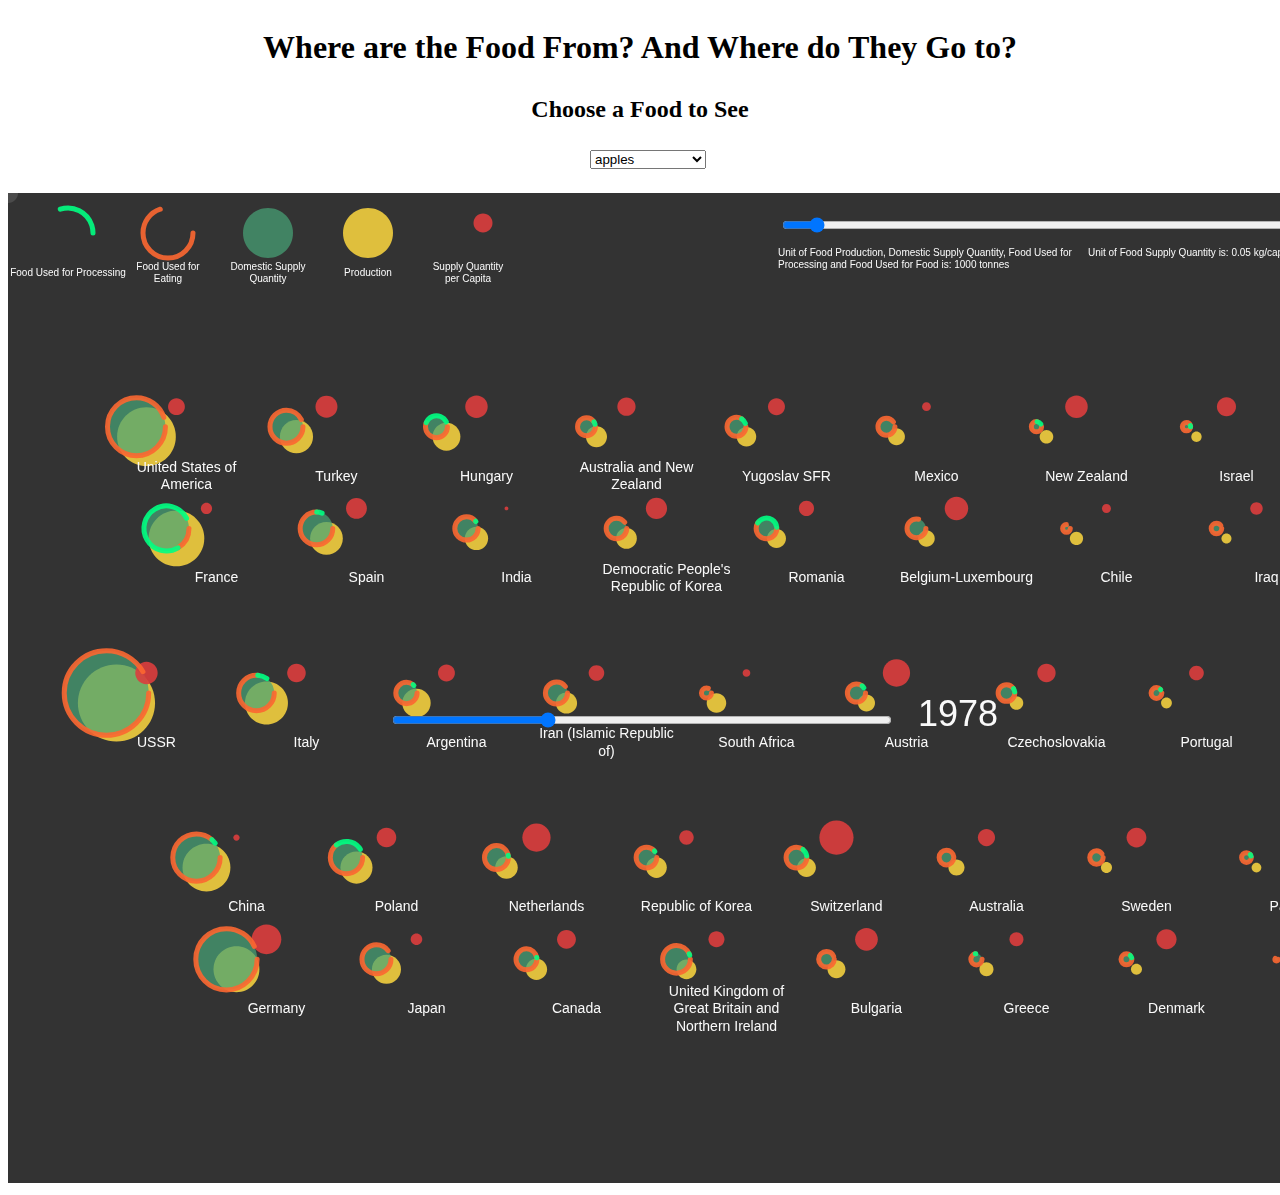
<file: p5_project_wherefoodfrom_leon.html>
<!-- https://deepinout.com/html/html-questions/369_html_how_do_you_get_p5js_into_a_website.html -->
<!DOCTYPE html>
<html lang="en">

<head>
  <meta charset="utf-8">
  <meta name="viewport" content="width=device-width, initial-scale=1.0">
  <title>Where is the Food From</title>
  <link href="styles/p5_project_wherefoodfrom_leon/style1.css" rel="stylesheet" />
  <link href="styles/style-navbar.css" rel="stylesheet" />
  <link href="styles/style-NEUtopbar.css" rel="stylesheet" />
  <script src="p5/p5.min.js"></script>
</head>

<body>
  <div id="p5canvas">
    <div class = blocktitle>
      <h1 style="margin-bottom: 30px;">Where are the Food From? And Where do They Go to?</h1>
      <h2 style="margin-top: 0px; margin-bottom: 70px">Choose a Food to See</h2>
    </div>
    <script src="sketch.js"></script>
    <script src="country.js"></script>
  </div>


</body>

</html>
</file>
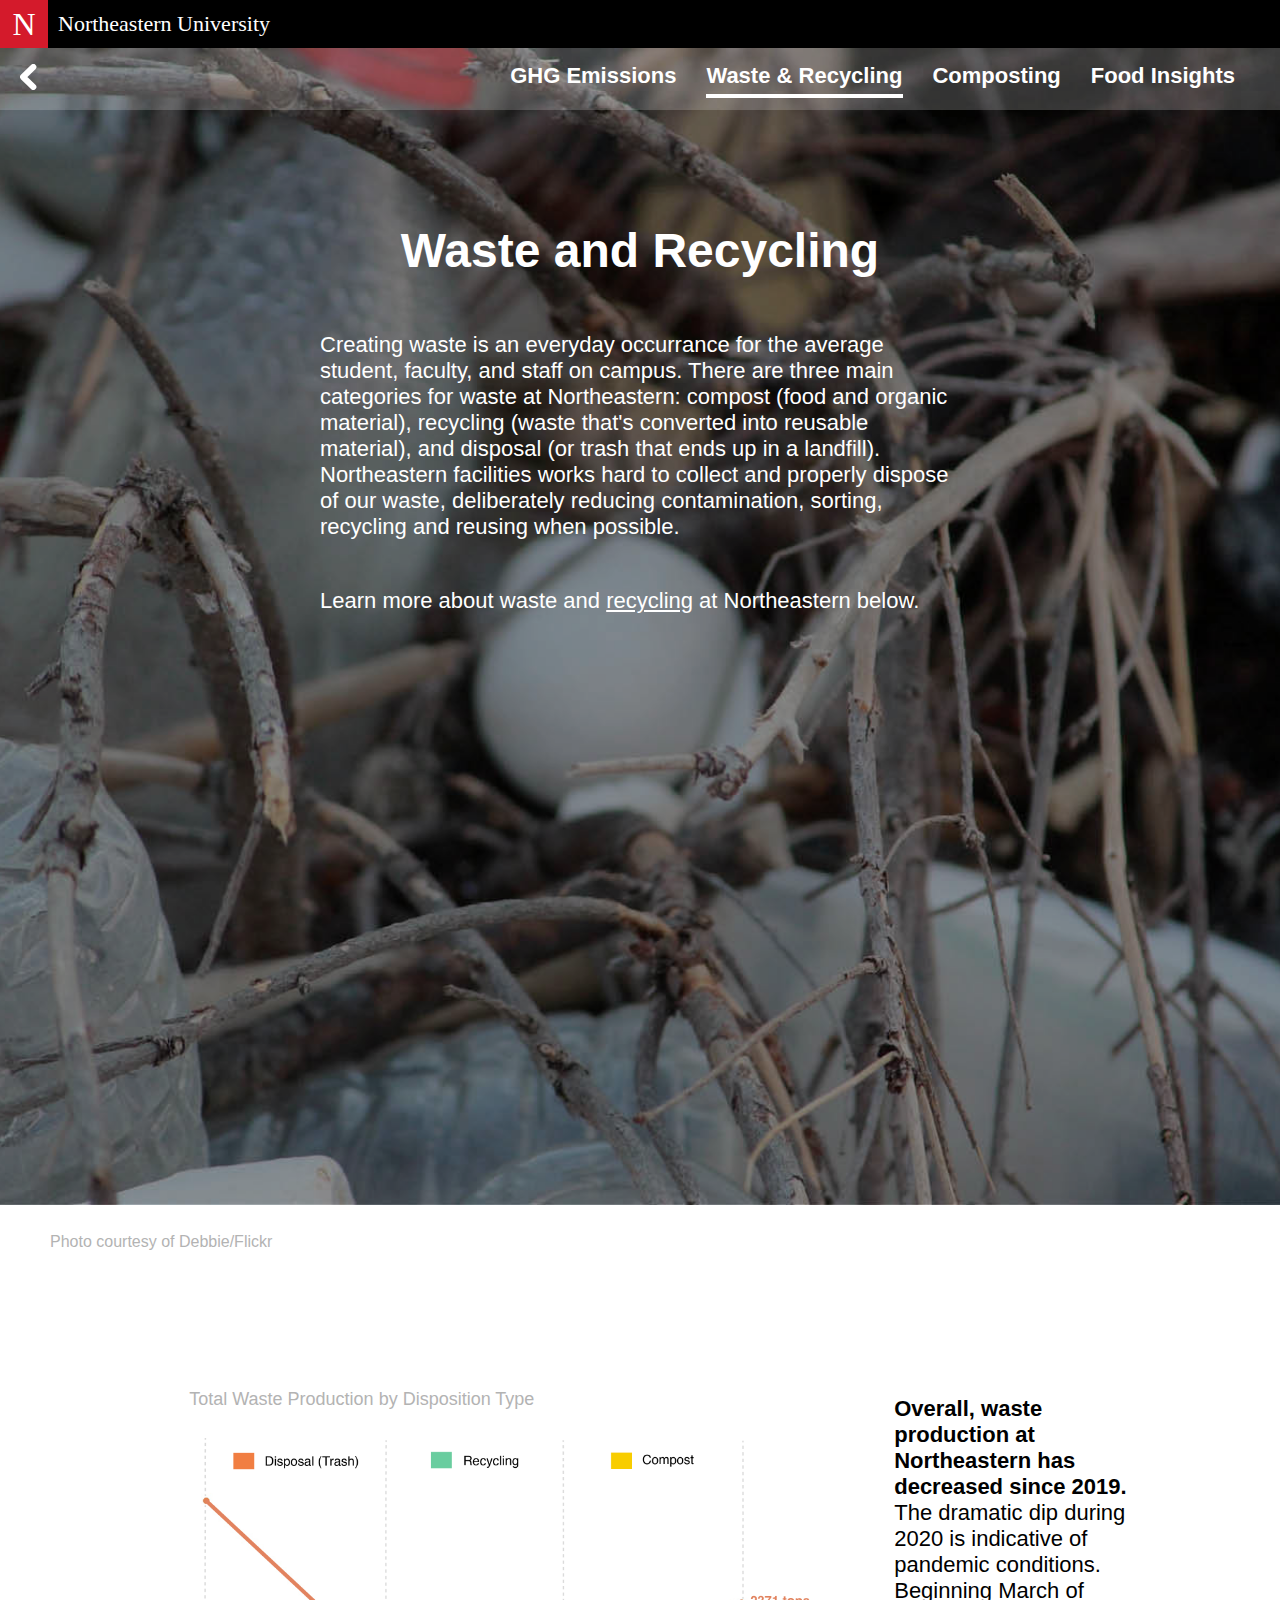
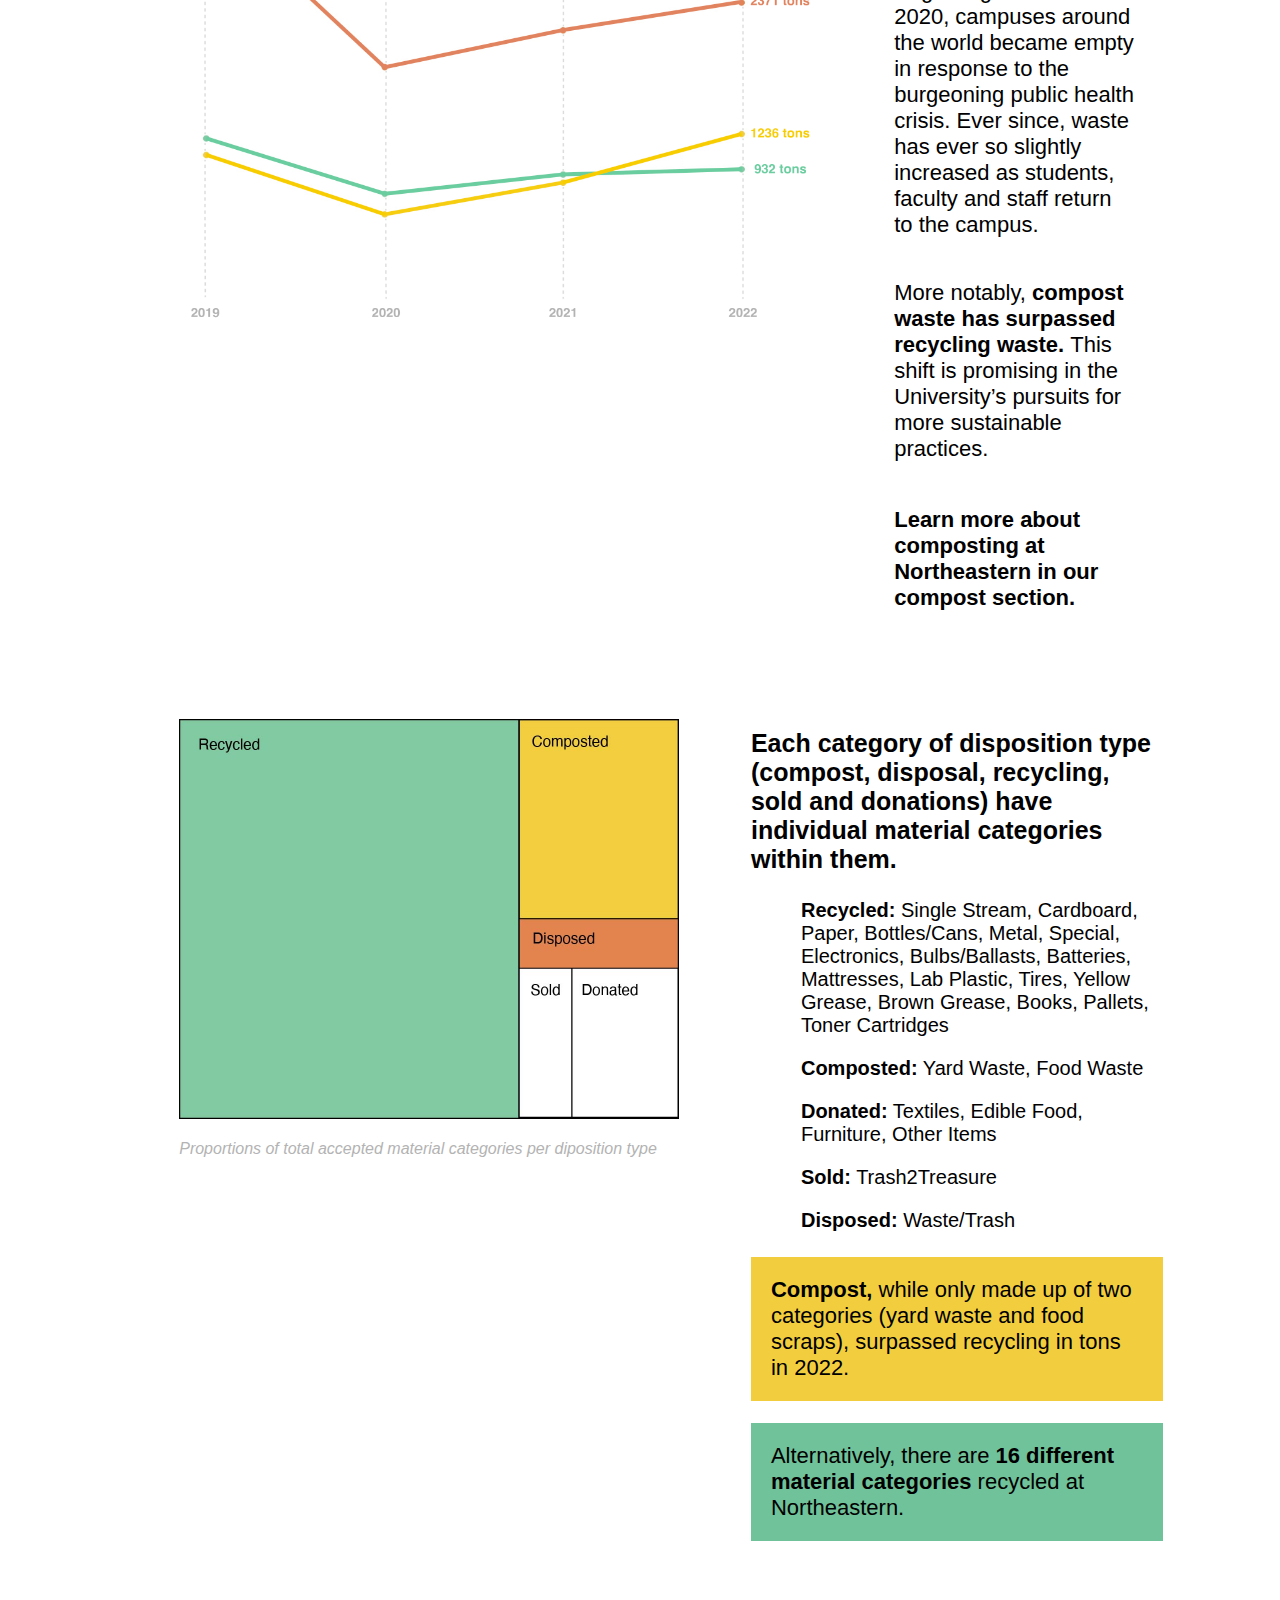
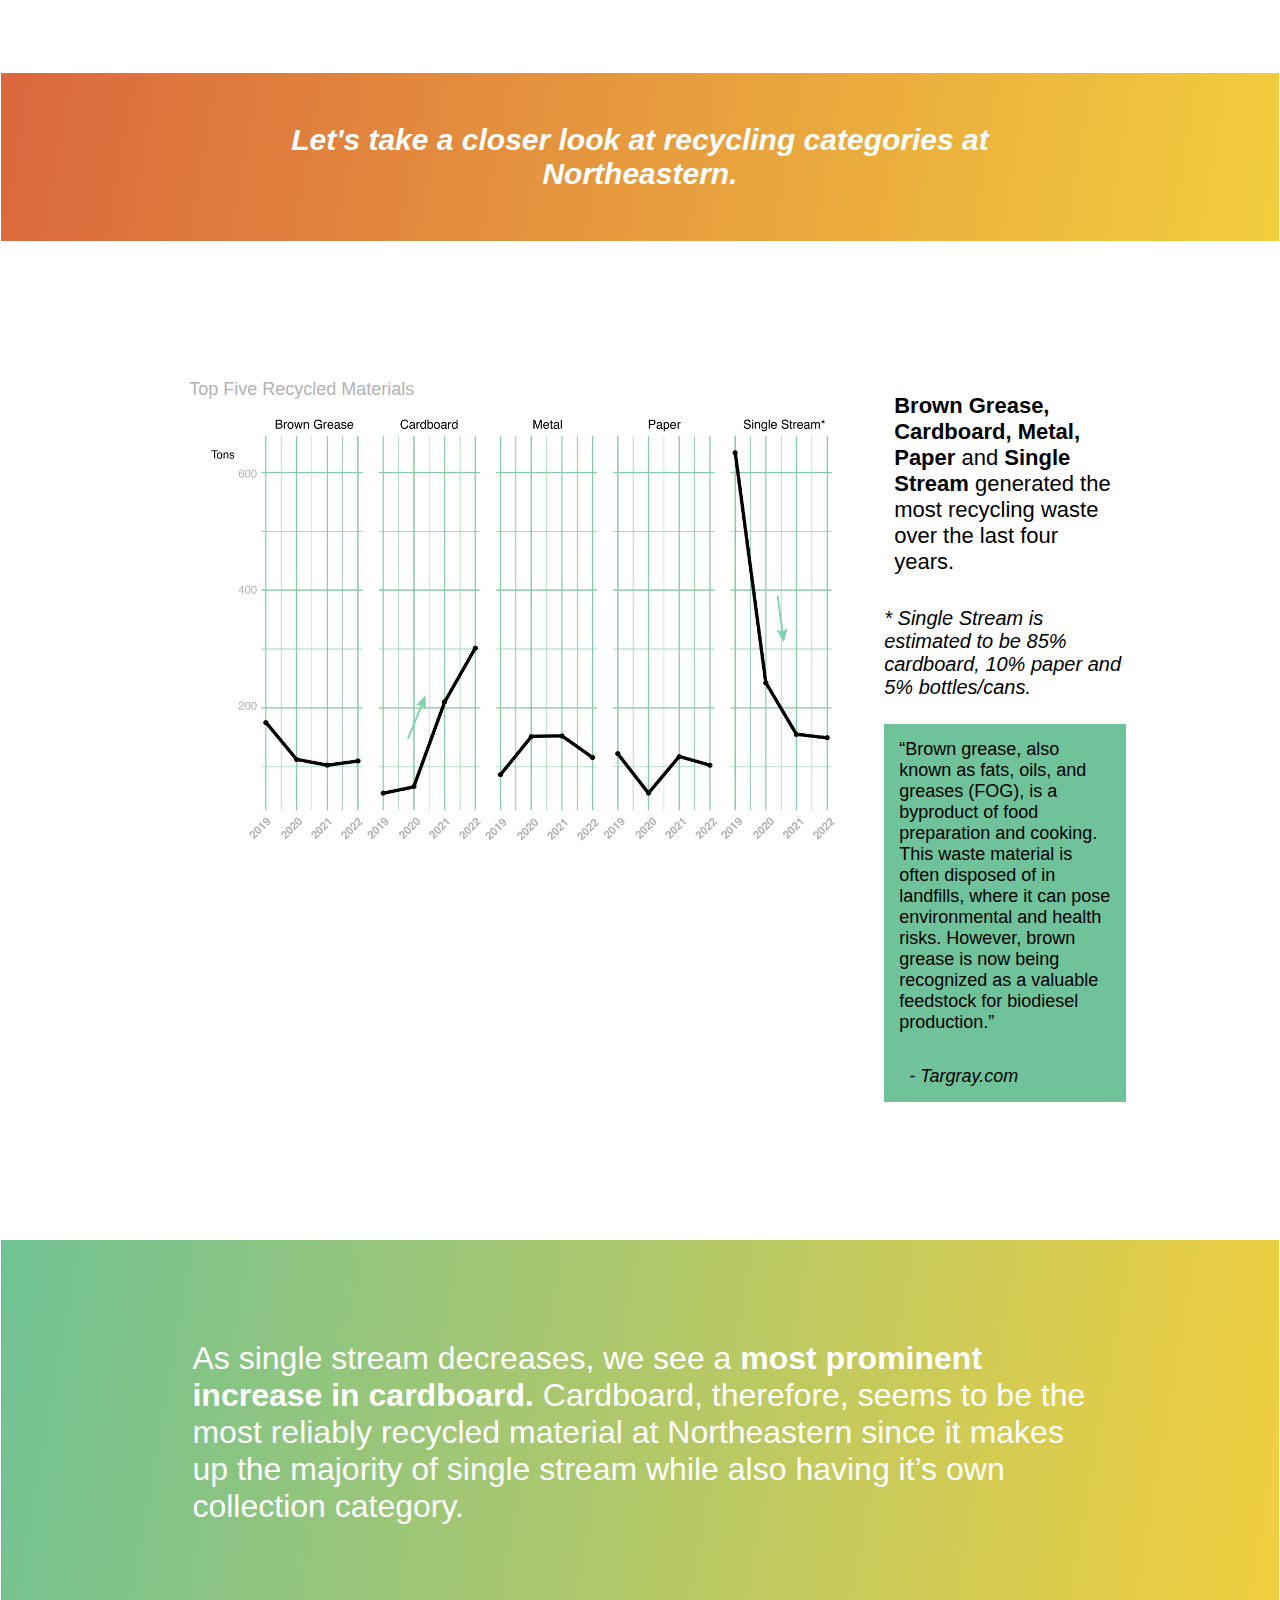
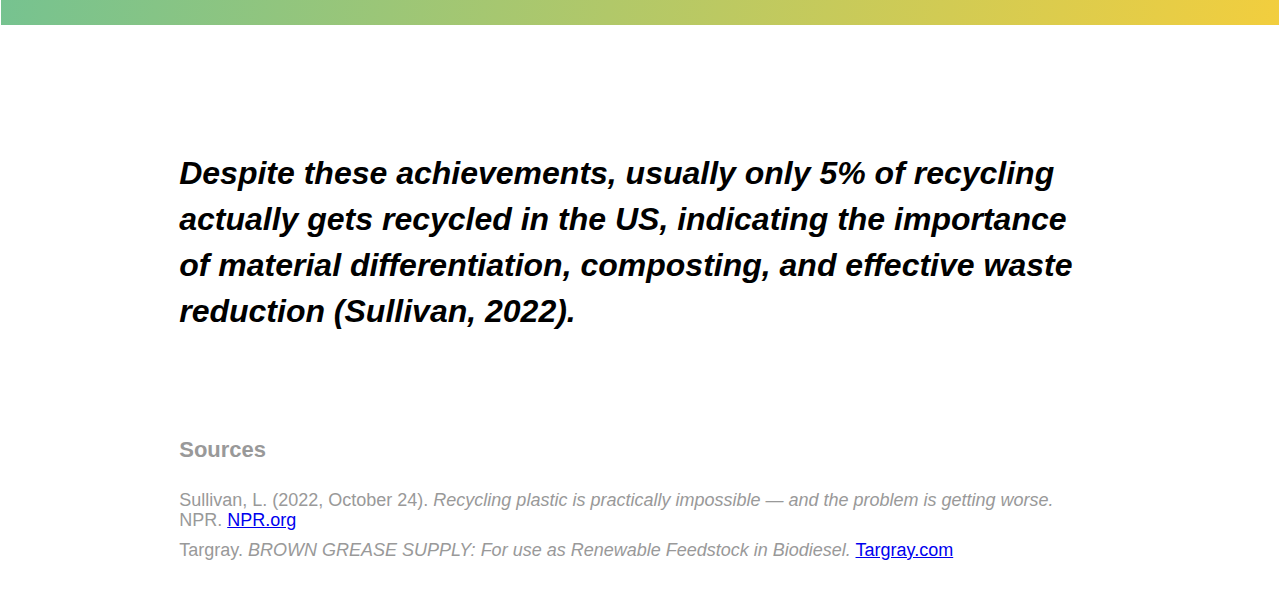
<file: waste-and-recycling.html>
<!DOCTYPE html>
<html>

<head>
   <meta charset="utf-8">
   <meta name="viewport" content="width=device-width" />
   <title>Waste & Recycling?</title>
   <link rel="stylesheet" href="styles\wasteandrecycling\waste&recycling.css">
   <link href="styles/style-navbar.css" rel="stylesheet" />
   <link href="styles/style-NEUtopbar.css" rel="stylesheet" />
</head>

<!-- !!! You have two class both named "top-bar", which may cause problems !!! -->

<body style="margin: auto; background: #ffffff">
   <input type="hidden" id="anPageName" name="page" value="waste-recycling" />

   <!-- i think these three line make no function to the page? -->
   <!--Top section with paragraph and title-->
   <!-- <div class="container-center-horizontal"> -->
      <!-- <div class="wr screen"> -->
         
<!-- NEW unified top bar -->
<!-- Northeastern University Black Top Row Bar -->
<div class = "top content-vertical-center">
   <div class = "n-bg-black content-vertical-center" style="background: #D41A2B">
      <div class = "n" >N</div>
   </div>
   <div class = "northeastern-university">Northeastern University</div>
</div>
<!-- end of Northeastern University Black Top Row -->
<!-- end of NEW unified top bar -->

         <div class="overlap-group6">
            <img class="wr-1-1" src="images\wasteandrecycling\trash2.jpg" alt="Recycling Background Picture" />
            <div class="bg-cover"></div>
         
            <!-- NEW unified navigation bar -->
            <div class = "navbar" style="background: rgba(255, 255, 255, 0.20)">
               <!-- return arrow -->
               <a href = "index.html" style="margin-left: 20px; margin-right: auto; margin-bottom: 3px">
               <img src="images/ArrowBackVector.svg" />
               </a>
               <!-- end of return arrow -->
               <!-- navigation text button to each sub section -->
               <nav class = "navtextmain">
               <a class = "navtext" href="ghg-emissions.html">GHG Emissions</a>
               <!-- present page text button -->
               <div class = "navtextsub">
                  <a class = "navtext" href="waste-and-recycling.html">Waste & Recycling</a>
                  <div style="margin-top: 5px; width: 85%; height: 0px; border: 2px white solid"></div>
               </div>
               <!-- end of present page text button -->
               <a class = "navtext" href="foodcompostingleon.html">Composting</a>
               <a class = "navtext" href="p5_project_wherefoodfrom_leon.html">Food Insights</a>
               </nav>
               <!-- end of navigation text button to each sub section -->
            </div>
            <!-- end of NEW unified navigation bar -->
            <!--Title and summary on top of photo-->
            <div class="words">
               <div class="title"> Waste and Recycling </div>
               <div class="summary">
                  <p>Creating waste is an everyday occurrance for the average student, faculty, and staff on campus. There are three main categories for waste at Northeastern: compost (food and organic material), recycling (waste that's converted into reusable material), and disposal (or trash that ends up in a landfill).
                     Northeastern facilities works hard to collect and properly dispose of our waste, deliberately
                     reducing contamination, sorting, recycling and reusing when possible. </p>
                  <br>Learn more about waste and 
                  <a href= "https://facilities.northeastern.edu/materials-recycling/recycling/" style="color: white; text-decoration: underline">recycling</a> at Northeastern below.</br>
               </div>
            </div>
         </div>

         <!--Picture source-->
         <div class="piccaption" > 
            <caption>Photo courtesy of Debbie/Flickr </caption>
            </div>

         <!-- Visualization one! Line chart, totals-->
         <div class="all-visuals">
            <div class="grid-container-visual1">
               <div class="grid-item1 graph1" >
                  <p class="graph1title" > Total Waste Production by Disposition Type </p>
                  <div class= "image1"> <img src="images\wasteandrecycling\5330TotalWasteProductionbyDisposition.jpg" width="650px"></div>
               </div>
               <div class="grid-item1 insights1">
                  <p class="grid-item1 waste-decrease"> <strong>Overall, waste production at Northeastern has
                           decreased since 2019. </strong> The dramatic dip during 2020 is indicative of
                     pandemic conditions. Beginning March of 2020, campuses around the world became empty in response to
                     the burgeoning public health crisis. Ever since, waste has ever so slightly increased as students, faculty and staff return to the campus.
                  <p class="grid-item1 increased"> More notably, <strong> compost waste has surpassed recycling waste.
                     </strong> This shift is promising in the University’s pursuits for more sustainable practices.
                  <p class="grid-item1 learn-compost"> Learn more about composting at Northeastern in our compost
                     section.
               </div>
            </div>
            <!-- Visualization two! Barchart -->
            <div class="grid-container-visual2">
               <div class="grid-item2 insight2">
                  <p class="category"> Each category of disposition type (compost, disposal, recycling, sold and
                        donations) have individual material categories within them. 
                  <div class="list">
                     <p class="categoryRecycle"> <strong>Recycled:</strong> Single Stream, Cardboard, Paper,
                        Bottles/Cans, Metal, Special, Electronics, Bulbs/Ballasts, Batteries, Mattresses, Lab Plastic,
                        Tires, Yellow Grease, Brown Grease, Books, Pallets, Toner Cartridges </p>
                     <p class="categoryCompost"> <strong>Composted:</strong> Yard Waste, Food Waste</p>
                     <p class="categoryDonated"> <strong>Donated:</strong> Textiles, Edible Food, Furniture, Other Items
                     </p>
                     <p class="categorySold"> <strong>Sold:</strong> Trash2Treasure </p>
                     <p class="categoryDisposed"> <strong>Disposed:</strong> Waste/Trash </p>
                  </div>
                  <p class="image_captions22"> <strong>Compost,</strong> while only made up of two categories (yard
                     waste and food scraps), surpassed recycling in tons in 2022.
                  <p class="diff-materials"> Alternatively, there are <strong> 16 different material categories
                     </strong> recycled at Northeastern.
               </div>
               <div class="grid-item2 graph2">
                  <div class="image2"> <img src="images\wasteandrecycling\5330categories.jpg" width="500px"> </div>
                  <p class="graph2title"> Proportions of total accepted material categories per diposition type </p>
               </div>
            </div>
            <div class="closer-container">
               <div class="closer-look"> <strong><i> Let's take a closer look at recycling categories at Northeastern.
                     </i></strong> </div>
            </div>
            <!-- Visualization three! Top 5 recycling materials-->
            <div class="grid-container-visual3">
               <div class="grid-item3 insight3">
                  <p class="grid-item3 recycling-types"> <strong>Brown Grease, Cardboard, Metal, Paper</strong> and
                        <strong> Single Stream </strong> generated the most recycling waste over the last four years.</p>
                  <p><i>* Single Stream is estimated to be 85% cardboard, 10% paper and 5% bottles/cans.</i></p>
                  <div class="grease-specific">
                     <p class="brown-grease"> “Brown grease, also known as fats, oils, and greases (FOG), is a byproduct
                        of food preparation and cooking. This waste material is often disposed of in landfills, where it
                        can pose environmental and health risks. However, brown grease is now being recognized as a
                        valuable feedstock for biodiesel production.”
                     <p class="targray"> - Targray.com
                  </div>
               </div>
               <div class="grid-item3 graph3" >
                  <p class="graph3title"> Top Five Recycled Materials </p>
                  <div class="image3"> <img src="images\wasteandrecycling\5330TopFiveRecycledMaterials.jpg" width="650px"></div>
               </div>
            </div>
            <!-- End commentary-->
            <div class="commentary1">
               <div class="cardboard"> As single stream decreases, we see a <strong>most prominent increase in
                     cardboard.</strong> Cardboard, therefore, seems to be the most reliably recycled material at
                  Northeastern since it makes up the majority of single stream while also having it’s own collection
                  category. </div>
            </div>
            <div class="commentary2">
               <div class="recycling-real"><strong><i>Despite these achievements, usually only 5% of recycling actually
                        gets recycled in the US, indicating the importance of material differentiation, composting, and
                        effective waste reduction (Sullivan, 2022).</i></strong> </div>
            </div>
            <div class="citations">
               <div class="sources"> Sources </div>
               <div class="npr"> Sullivan, L. (2022, October 24). <i>Recycling plastic is practically impossible — and
                     the problem is getting worse.</i> NPR.
               <a
                  href="https://www.npr.org/2022/10/24/1131131088/recycling-plastic-is-practically-impossible-and-the-problem-is-getting-worse">
                  NPR.org </a>
               </div>
               <div class="targraycite"> Targray. <i>BROWN GREASE SUPPLY: For use as Renewable Feedstock in Biodiesel.</i>
               <a
                  href="https://www.targray.com/biofuels/feedstock/uco/brown-grease#:~:text=Brown%20grease%2C%20also%20known%20as,valuable%20feedstock%20for%20biodiesel%20production.">
                  Targray.com </a>
               </div>
            </div>
         </div>
      <!-- </div> -->
   <!-- </div> -->
   </div>
</body>

</html>
</file>
<file: styles/p5_project_wherefoodfrom_leon/style1.css>
.blocktitle{
    display: flex;
    flex-wrap: wrap;
    flex-direction: column;
    align-items: center;
    position: relative;
    width:100%; 
    margin-top: 0px; 
    margin-bottom: 0px;
    padding-top: 0px;
    padding-bottom: 0px;
    box-sizing: border-box;
}

h1{
    color: black;
}
</file>
<file: styles/style-navbar.css>
.navbar{
    display: flex;
    flex-wrap: wrap;
    flex-direction: row;
    align-items: center;
    justify-content: flex-end;
    width: 100%;
    margin-top: 0px;
    padding-top: 15px;
    padding-bottom: 12px;
    /* padding-left: 10px; */
    padding-right: 30px;
    /* prevent this element out of box because of padding */
    box-sizing: border-box; 
    z-index: 2;
}

.navtextmain{
    display: flex;
    flex-wrap: wrap;
    flex-direction: row;
    align-items: baseline;
    justify-content: flex-end;
    height: 100%;
}

.navtext{
    text-align: center; color: white; font-size: 22px; font-family: Helvetica; font-weight: 700; word-wrap: break-word;
    margin-left: 15px; margin-right: 15px; text-decoration: none;
}

.navtextsub{
    display: flex;
    flex-wrap: wrap;
    flex-direction: column;
    align-items: center;
}
</file>
<file: styles/style-NEUtopbar.css>
.top{
    width: 100%; 
    min-height: 48px; 
    background: black;
    
    /* //horizontal-center */
    margin: auto;
}

.content-vertical-center{
    display: flex;
    flex-wrap: wrap;
    flex-direction: row;
    align-items: center;
    /* justify-content: center; */
}

.n-bg-black{
    min-width: 48px; 
    min-height: 48px;
}

.content-horizontal-center{
    display: flex;
    flex-wrap: wrap;
    flex-direction: column;
    align-items: center;
    /* justify-content: center; */
}

.n{
    width: 100%; height: 100%; text-align: center; color: white; font-size: 32px; font-family: 'Times New Roman', Times, serif; font-weight: 400; word-wrap: break-word;
}

.northeastern-university{
    color: white; font-size: 22px; font-family: 'Times New Roman', Times, serif; font-weight: 400; word-wrap: break-word;
    margin-left: 10px;
}
</file>
